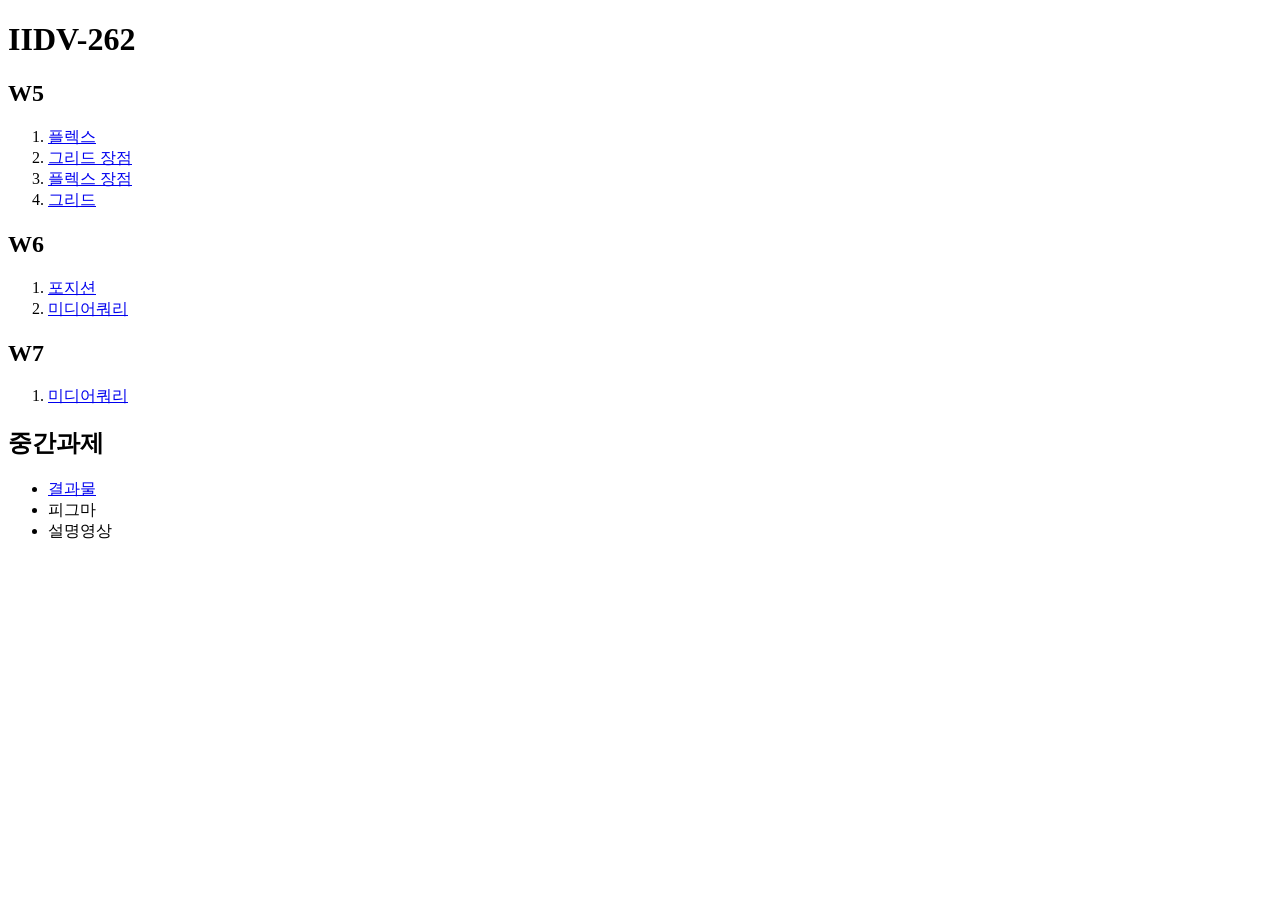
<file: index.html>
<!doctype html>
<html lang="ko">
  <head>
    <meta charset="UTF-8" />
    <meta name="viewport" content="width=device-width, initial-scale=1.0" />
    <title>Document</title>
  </head>
  <body>
    <h1>IIDV-262</h1>
    <h2>W5</h2>
    <ol>
      <li>
        <a href="./src/w5/code1/index.html">플렉스</a>
      </li>
      <li>
        <a href="./src/w5/code2/index.html">그리드 장점</a>
      </li>
      <li>
        <a href="./src/w5/code3/index.html">플렉스 장점</a>
      </li>
      <li>
        <a href="./src/w5/code4/index.html">그리드</a>
      </li>
    </ol>
    <h2>W6</h2>
    <ol>
      <li>
        <a href="./src/w6/code1/index.html">포지션</a>
      </li>
      <li>
        <a href="./src/w6/code2/index.html">미디어쿼리</a>
      </li>
    </ol>
    <h2>W7</h2>
    <ol>
      <li>
        <a href="./src/w7/code1/index.html">미디어쿼리</a>
      </li>
    </ol>

    <h2>중간과제</h2>
    <ul>
      <li><a href="./src/mid/index.html">결과물</a></li>
      <li>피그마</li>
      <li>설명영상</li>
    </ul>
  </body>
</html>
</file>
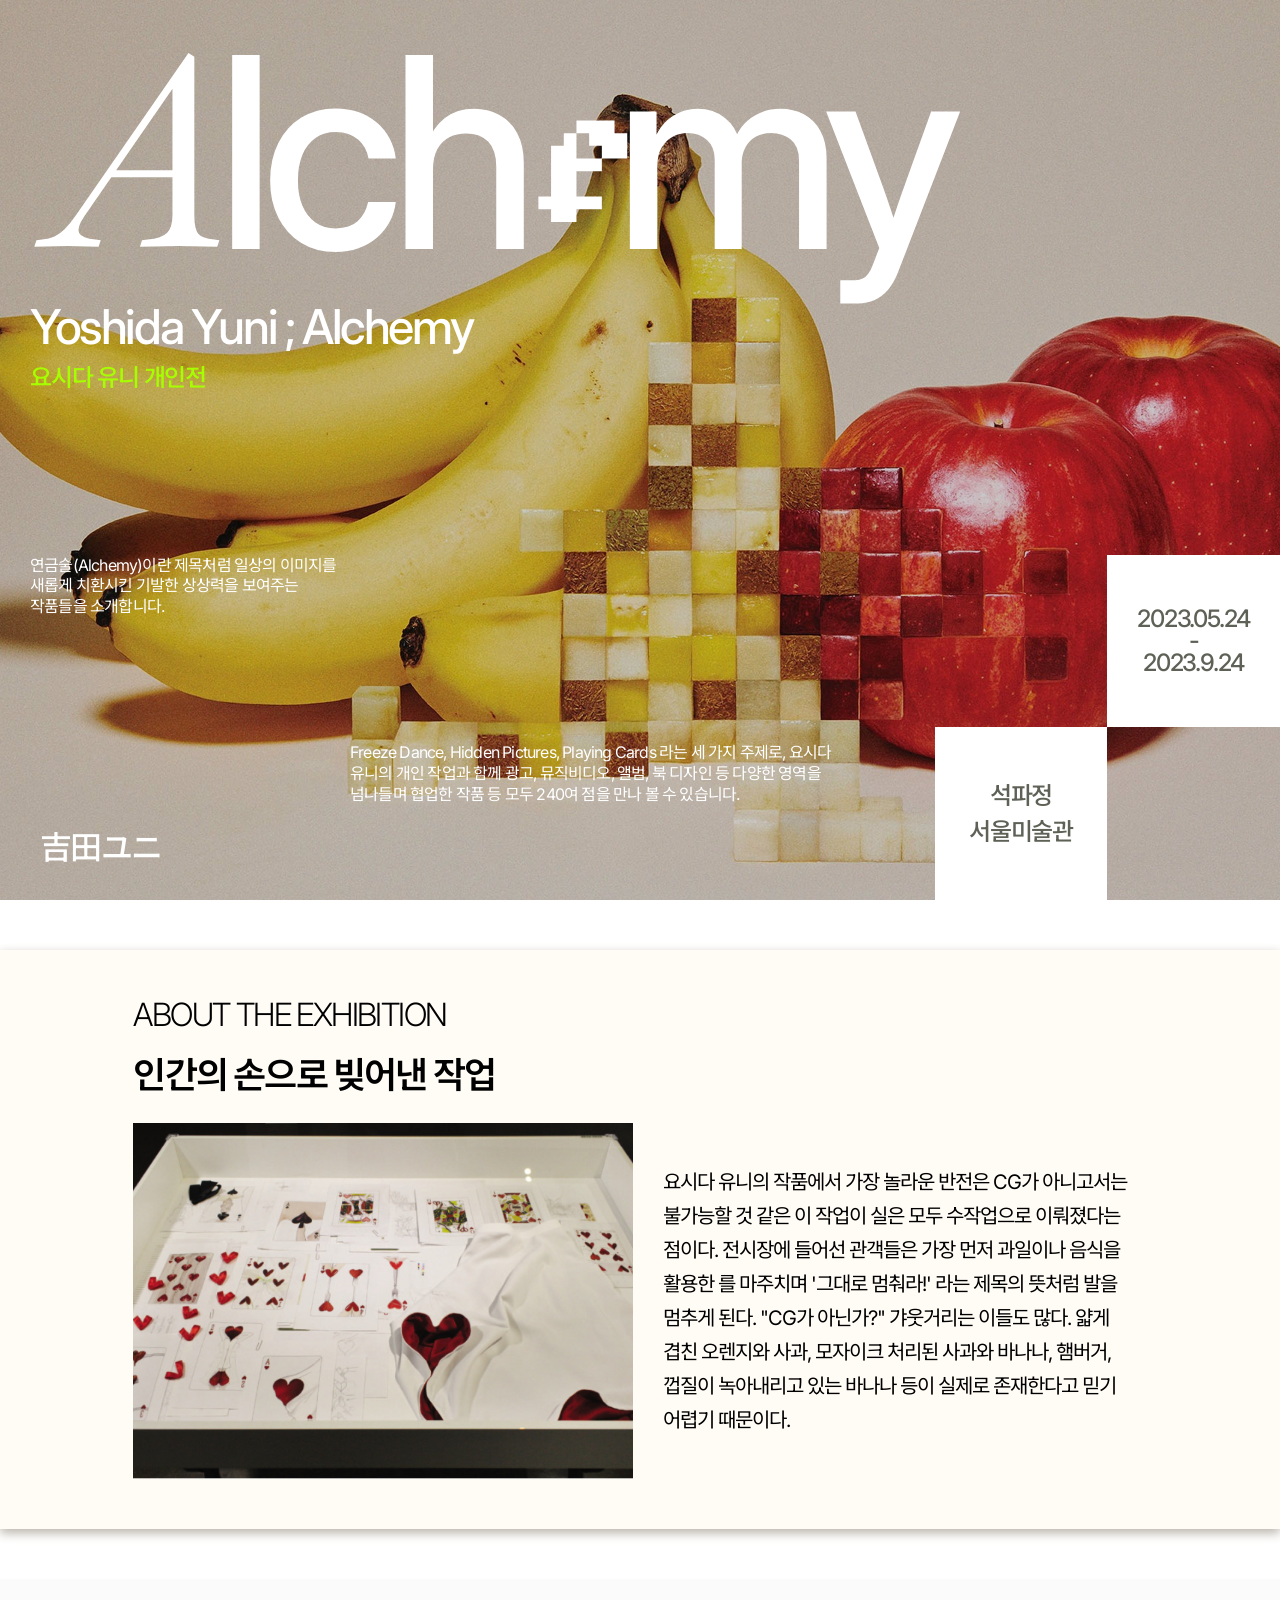
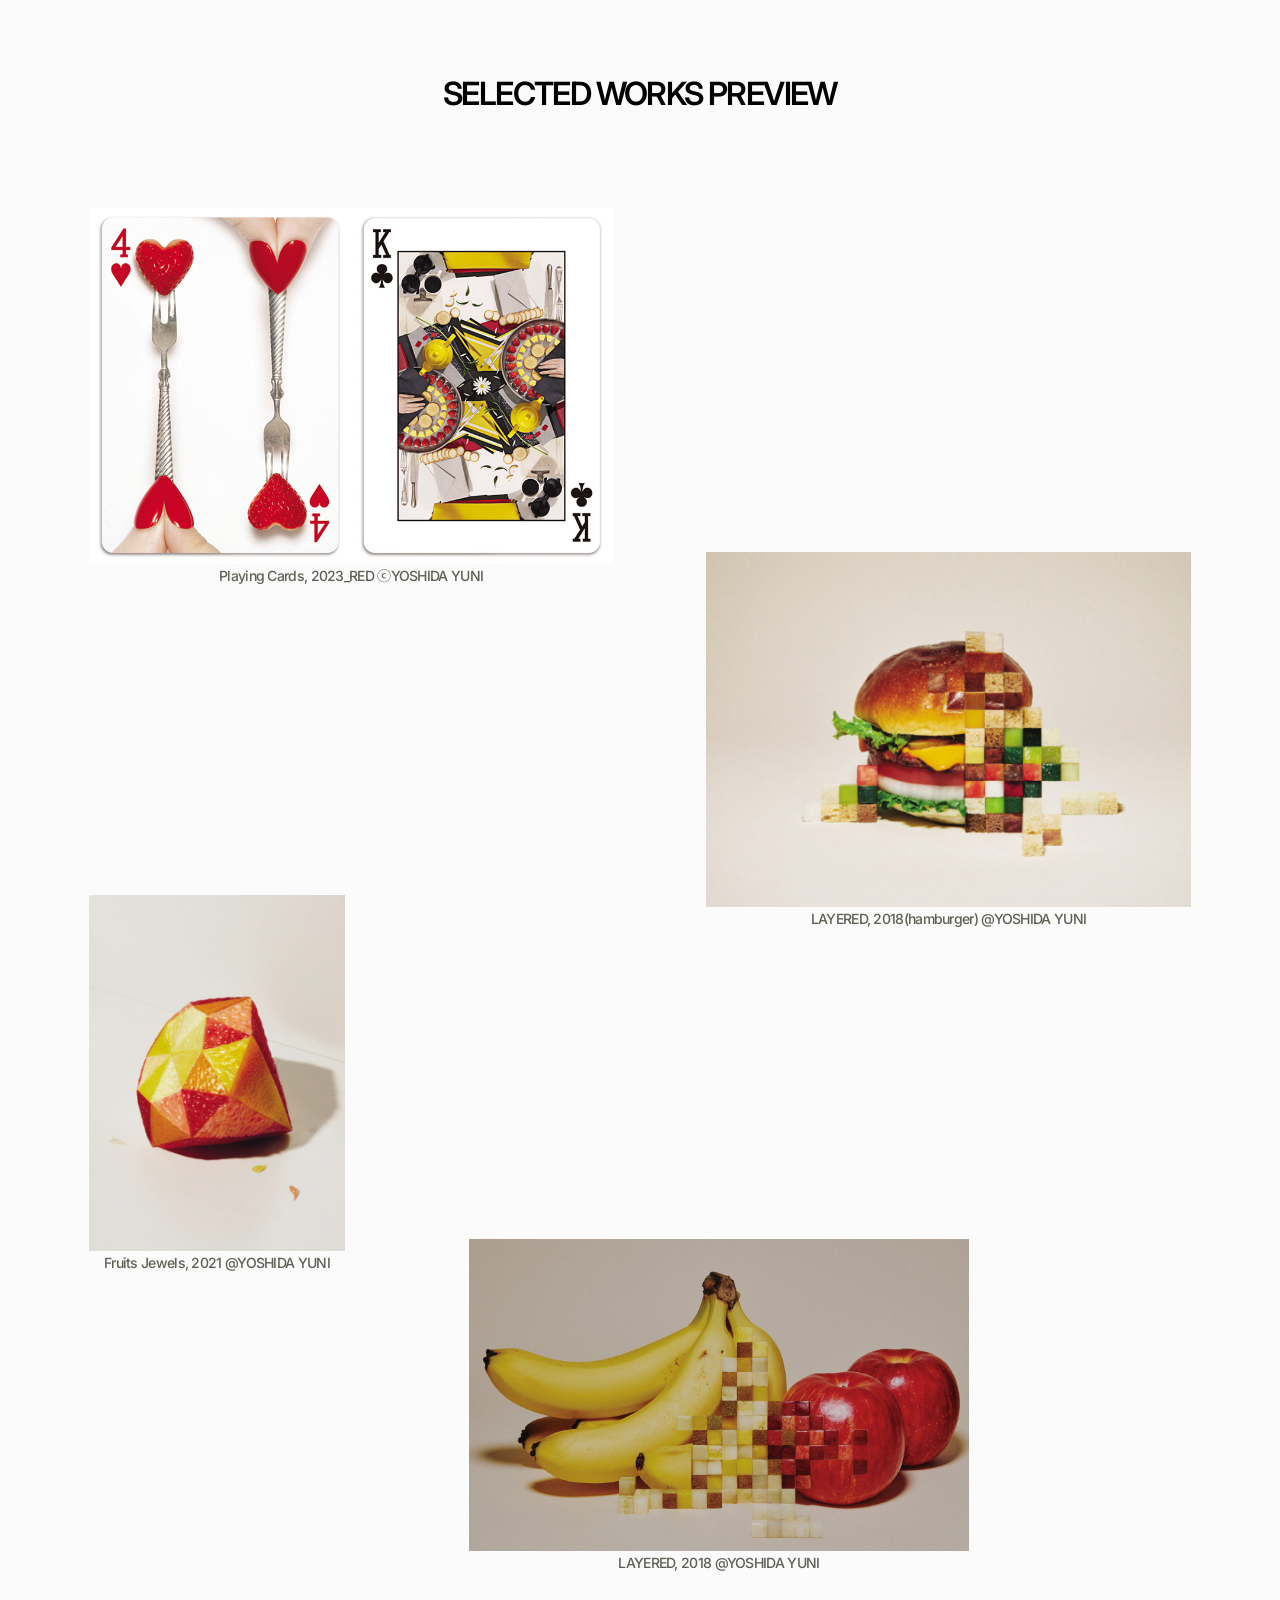
<file: src/mid/index.html>
<!doctype html>
<html lang="ko">
  <head>
    <meta charset="UTF-8" />
    <meta name="viewport" content="width=device-width, initial-scale=1.0" />
    <title>Yoshida Yuni : Alchemy — 요시다 유니 개인전</title>
    <link rel="preconnect" href="https://fonts.googleapis.com" />
    <link rel="preconnect" href="https://fonts.gstatic.com" crossorigin />
    <link
      href="https://fonts.googleapis.com/css2?family=Baskervville:ital@1&family=Inter:wght@300;400;500;600;700&family=Jacquard+12&family=Noto+Sans+KR:wght@300;400;500;600;700&display=swap"
      rel="stylesheet"
    />
    <link rel="stylesheet" href="styles.css" />
  </head>
  <body>
    <!-- HERO -->
    <header class="hero">
      <div class="hero-bg" aria-hidden="true"></div>
      <div class="hero-grid">
        <h1 class="main-typo" aria-label="Alchemy">
          <span class="ch-a">A</span>lch<span class="ch-e">e</span>my
        </h1>
        <p class="hero-title">Yoshida Yuni ; Alchemy</p>
        <p class="hero-subtitle">요시다 유니 개인전</p>
        <p class="hero-desc hero-desc-1">
          연금술(Alchemy)이란 제목처럼 일상의 이미지를 새롭게 치환시킨 기발한
          상상력을 보여주는 작품들을 소개합니다.
        </p>
        <p class="hero-desc hero-desc-2">
          Freeze Dance, Hidden Pictures, Playing Cards 라는 세 가지 주제로,
          요시다 유니의 개인 작업과 함께 광고, 뮤직비디오, 앨범, 북 디자인 등
          다양한 영역을 넘나들며 협업한 작품 등 모두 240여 점을 만나 볼 수
          있습니다.
        </p>
        <div class="meta-info">
          <p class="meta-cell meta-date">2023.05.24<br />-<br />2023.9.24</p>
          <p class="meta-cell meta-place">석파정<br />서울미술관</p>
        </div>
        <p class="sub-typo" lang="ja">吉田ユニ</p>
      </div>
    </header>

    <main>
      <!-- INTRO -->
      <section class="intro">
        <p class="intro-label">ABOUT THE EXHIBITION</p>
        <h2 class="intro-heading">인간의 손으로 빚어낸 작업</h2>
        <div class="intro-body">
          <img
            class="intro-img"
            src="./assets/intro.png"
            alt="플레잉 카드 작업이 놓인 전시 진열장"
          />
          <p class="intro-text">
            요시다 유니의 작품에서 가장 놀라운 반전은 CG가 아니고서는 불가능할
            것 같은 이 작업이 실은 모두 수작업으로 이뤄졌다는 점이다. 전시장에
            들어선 관객들은 가장 먼저 과일이나 음식을 활용한 를 마주치며 '그대로
            멈춰라!' 라는 제목의 뜻처럼 발을 멈추게 된다. "CG가 아닌가?"
            갸웃거리는 이들도 많다. 얇게 겹친 오렌지와 사과, 모자이크 처리된
            사과와 바나나, 햄버거, 껍질이 녹아내리고 있는 바나나 등이 실제로
            존재한다고 믿기 어렵기 때문이다.
          </p>
        </div>
      </section>

      <!-- WORKS -->
      <section class="works">
        <h2 class="works-title">SELECTED WORKS PREVIEW</h2>

        <div class="works-grid">
          <figure class="preview preview1">
            <img
              src="./assets/work-cards.png"
              alt="Playing Cards — 하트 4와 클로버 K 카드"
            />
            <figcaption>Playing Cards, 2023_RED ⓒYOSHIDA YUNI</figcaption>
          </figure>

          <figure class="preview preview2">
            <img
              src="./assets/work-burger.png"
              alt="픽셀 큐브로 치환된 햄버거"
            />
            <figcaption>LAYERED, 2018(hamburger) @YOSHIDA YUNI</figcaption>
          </figure>

          <figure class="preview preview3">
            <img
              src="./assets/work-fruits-jewel.png"
              alt="보석 모양으로 깎은 과일"
            />
            <figcaption>Fruits Jewels, 2021 @YOSHIDA YUNI</figcaption>
          </figure>

          <figure class="preview preview4">
            <img
              src="./assets/hero.jpg"
              alt="픽셀 큐브로 치환된 바나나와 사과"
            />
            <figcaption>LAYERED, 2018 @YOSHIDA YUNI</figcaption>
          </figure>
        </div>
      </section>
    </main>
  </body>
</html>
</file>
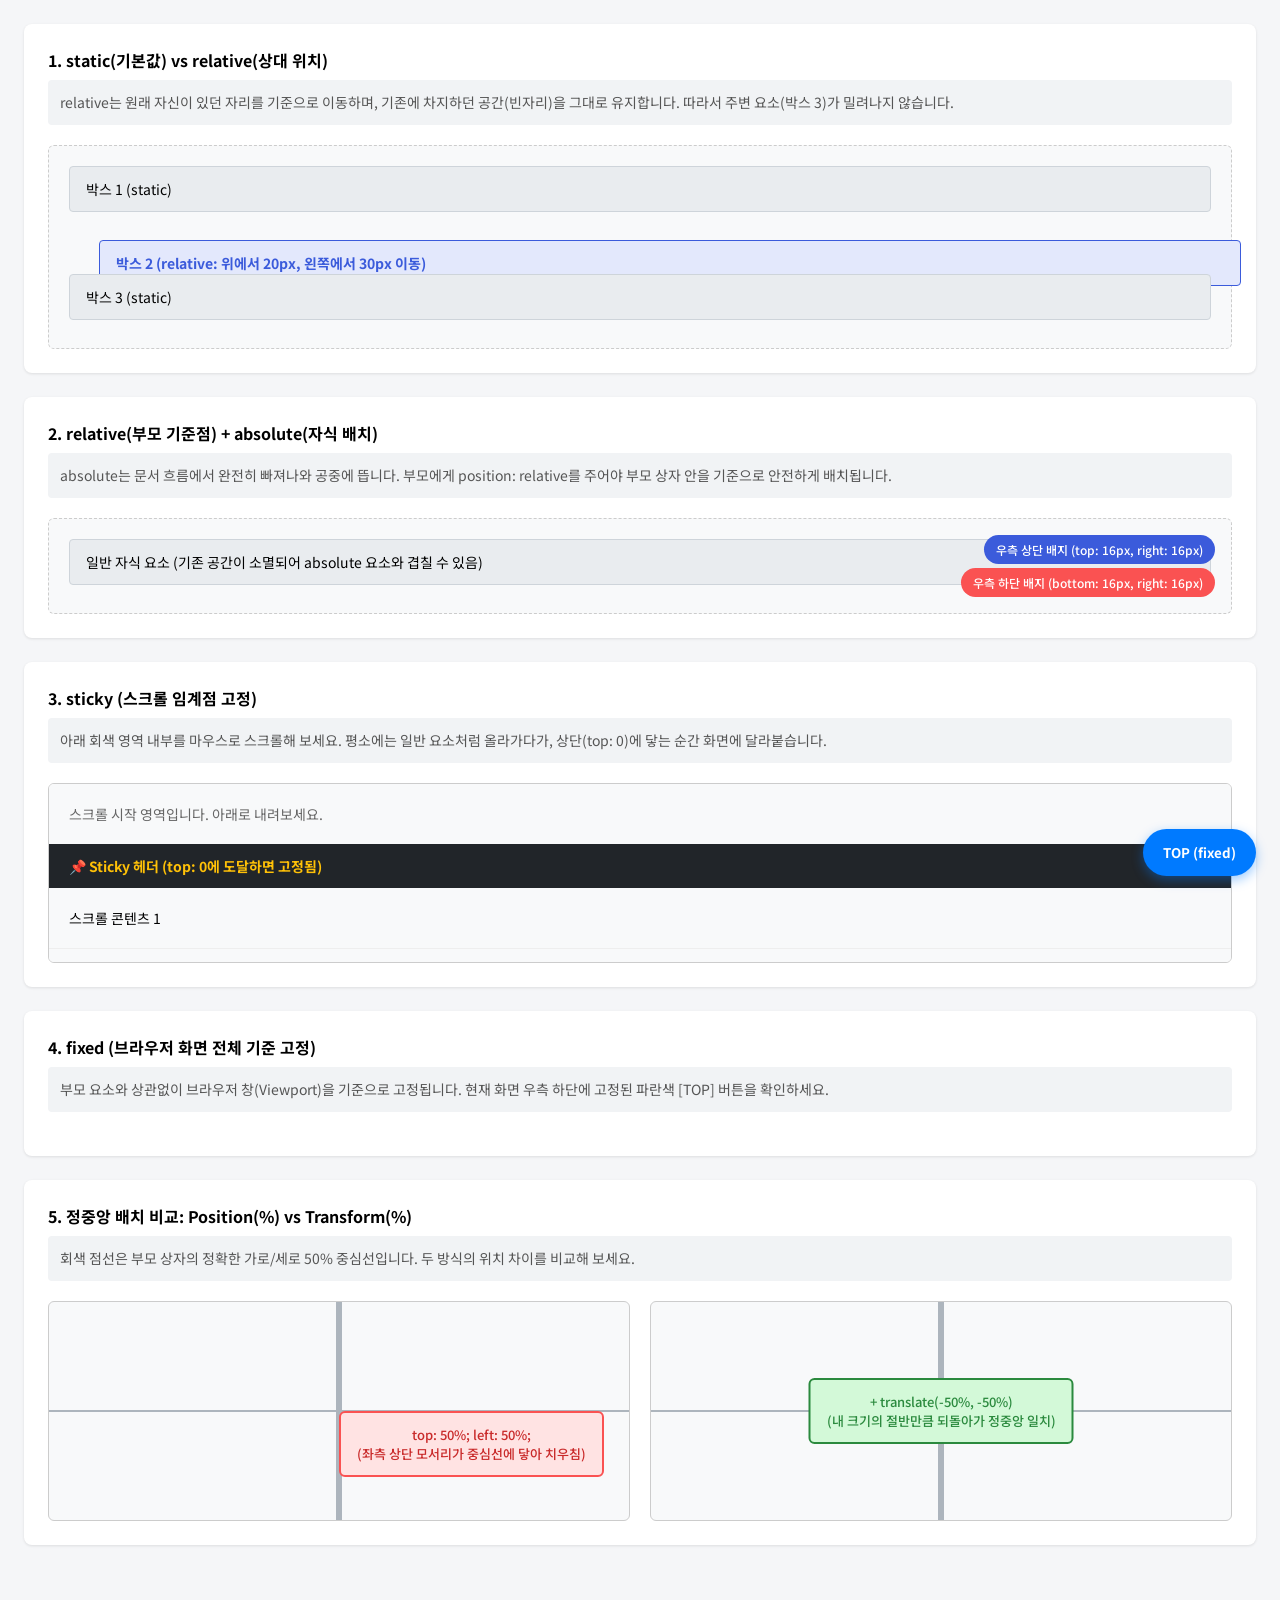
<file: src/w6/code1/index.html>
<!doctype html>
<html lang="en">
  <head>
    <meta charset="UTF-8" />
    <link rel="stylesheet" href="./style.css" />
    <meta name="viewport" content="width=device-width, initial-scale=1.0" />
    <title>Pen</title>
    <!-- Noto Sans KR 폰트 -->
    <link
      href="https://fonts.googleapis.com/css2?family=Noto+Sans+KR:wght@400;500;700&display=swap"
      rel="stylesheet"
    />
  </head>
  <body>
    <!-- 1. static vs relative -->
    <div class="box">
      <h3 class="title">1. static(기본값) vs relative(상대 위치)</h3>
      <p class="desc">
        relative는 원래 자신이 있던 자리를 기준으로 이동하며, 기존에 차지하던
        공간(빈자리)을 그대로 유지합니다. 따라서 주변 요소(박스 3)가 밀려나지
        않습니다.
      </p>

      <div class="demo-stage">
        <div class="item">박스 1 (static)</div>
        <div class="item pos-relative">
          박스 2 (relative: 위에서 20px, 왼쪽에서 30px 이동)
        </div>
        <div class="item" style="position: relative">박스 3 (static)</div>
      </div>
    </div>

    <!-- 2. relative(부모 기준점) + absolute(절대 위치) -->
    <div class="box">
      <h3 class="title">2. relative(부모 기준점) + absolute(자식 배치)</h3>
      <p class="desc">
        absolute는 문서 흐름에서 완전히 빠져나와 공중에 뜹니다. 부모에게
        position: relative를 주어야 부모 상자 안을 기준으로 안전하게 배치됩니다.
      </p>

      <div class="demo-stage parent-relative">
        <div class="item">
          일반 자식 요소 (기존 공간이 소멸되어 absolute 요소와 겹칠 수 있음)
        </div>
        <span class="badge pos-absolute-top">
          우측 상단 배지 (top: 16px, right: 16px)
        </span>
        <span class="badge pos-absolute-bottom">
          우측 하단 배지 (bottom: 16px, right: 16px)
        </span>
      </div>
    </div>

    <!-- 3. sticky (스크롤 반응형 고정) -->
    <div class="box">
      <h3 class="title">3. sticky (스크롤 임계점 고정)</h3>
      <p class="desc">
        아래 회색 영역 내부를 마우스로 스크롤해 보세요. 평소에는 일반 요소처럼
        올라가다가, 상단(top: 0)에 닿는 순간 화면에 달라붙습니다.
      </p>

      <div class="scroll-container">
        <div class="scroll-text">
          스크롤 시작 영역입니다. 아래로 내려보세요.
        </div>
        <div class="sticky-bar">📌 Sticky 헤더 (top: 0에 도달하면 고정됨)</div>
        <div class="scroll-content">
          <p>스크롤 콘텐츠 1</p>
          <p>스크롤 콘텐츠 2</p>
          <p>스크롤 콘텐츠 3</p>
          <p>스크롤 콘텐츠 4</p>
          <p>스크롤 콘텐츠 5</p>
        </div>
      </div>
    </div>

    <!-- 4. fixed (뷰포트 고정) -->
    <div class="box">
      <h3 class="title">4. fixed (브라우저 화면 전체 기준 고정)</h3>
      <p class="desc">
        부모 요소와 상관없이 브라우저 창(Viewport)을 기준으로 고정됩니다. 현재
        화면 우측 하단에 고정된 파란색 [TOP] 버튼을 확인하세요.
      </p>

      <!-- 코드 위치는 이 섹션 안에 있지만, 화면 우측 하단에 고정되어 표시됨 -->
      <button class="fixed-btn">TOP (fixed)</button>
    </div>

    <!-- 5. 퍼센트(%) 기준점 차이: Position vs Transform -->
    <div class="box">
      <h3 class="title">5. 정중앙 배치 비교: Position(%) vs Transform(%)</h3>
      <p class="desc">
        회색 점선은 부모 상자의 정확한 가로/세로 50% 중심선입니다. 두 방식의
        위치 차이를 비교해 보세요.
      </p>

      <div class="compare-grid">
        <!-- 5-1. top/left만 쓴 경우 -->
        <div class="center-stage">
          <div class="target only-pos">
            top: 50%; left: 50%;
            <br />
            (좌측 상단 모서리가 중심선에 닿아 치우침)
          </div>
        </div>

        <!-- 5-2. transform까지 함께 쓴 경우 -->
        <div class="center-stage">
          <div class="target with-transform">
            + translate(-50%, -50%)
            <br />
            (내 크기의 절반만큼 되돌아가 정중앙 일치)
          </div>
        </div>
      </div>
    </div>
  </body>
</html>
</file>
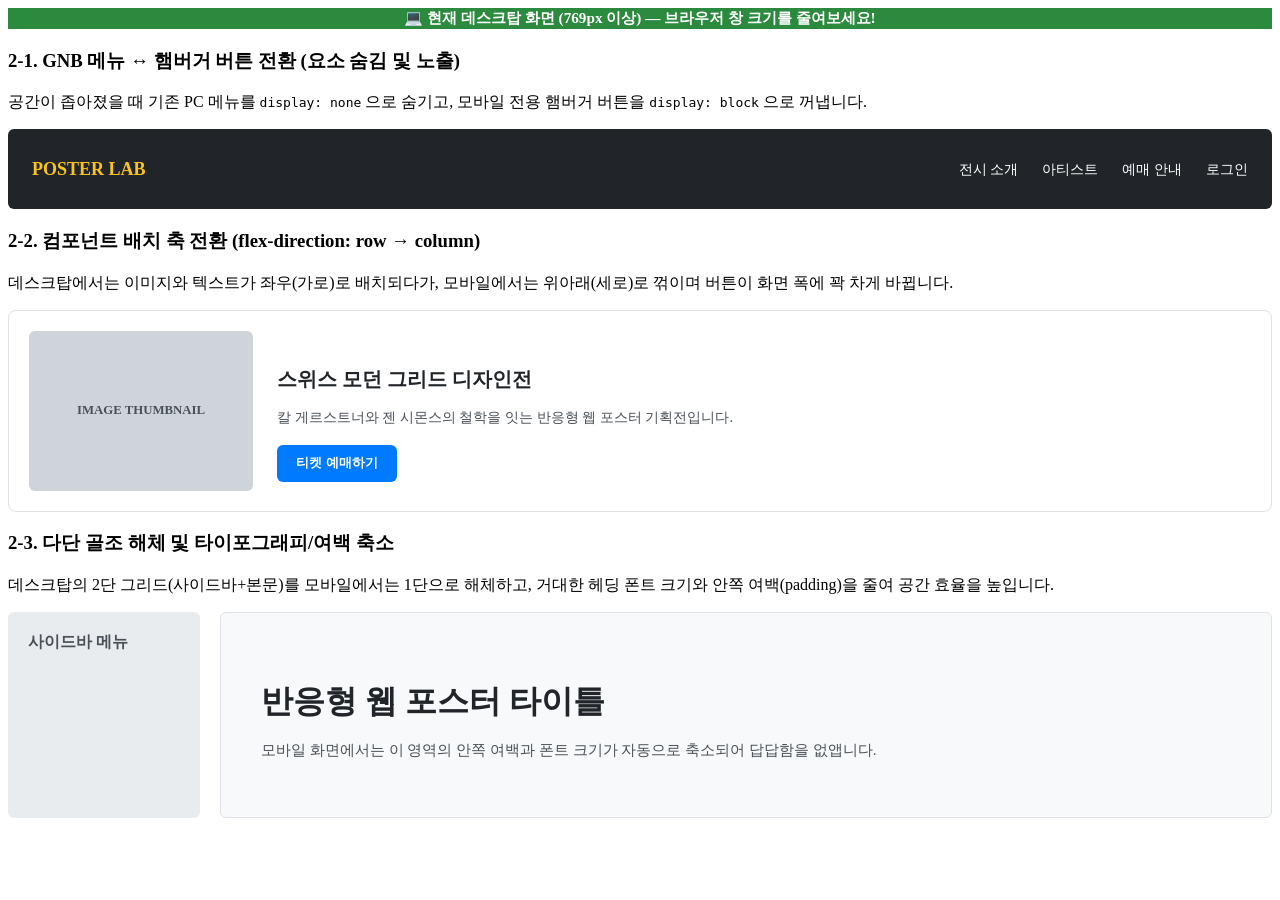
<file: src/w7/code1/index.html>
<!doctype html>
<html lang="en">
  <head>
    <meta charset="UTF-8" />
    <link rel="stylesheet" href="./style.css" />
    <meta name="viewport" content="width=device-width, initial-scale=1.0" />
    <title>Pen</title>
  </head>
  <body>
    <!-- 현재 화면 상태 감지용 배너 -->
    <div class="box status-banner-box">
      <div class="status-indicator">
        💻 현재 데스크탑 화면 (769px 이상) — 브라우저 창 크기를 줄여보세요!
      </div>
    </div>

    <!-- 2-1. GNB 네비게이션: 메뉴 노출 및 햄버거 버튼 전환 -->
    <div class="box">
      <h3 class="title">
        2-1. GNB 메뉴 ↔ 햄버거 버튼 전환 (요소 숨김 및 노출)
      </h3>
      <p class="desc">
        공간이 좁아졌을 때 기존 PC 메뉴를
        <code>display: none</code>
        으로 숨기고, 모바일 전용 햄버거 버튼을
        <code>display: block</code>
        으로 꺼냅니다.
      </p>

      <header class="mq-gnb">
        <div class="logo">POSTER LAB</div>
        <ul class="pc-menu">
          <li>전시 소개</li>
          <li>아티스트</li>
          <li>예매 안내</li>
          <li>로그인</li>
        </ul>
        <button class="mobile-menu-btn" aria-label="메뉴 열기">☰ 메뉴</button>
      </header>
    </div>

    <!-- 2-2. 프로모션 카드: Flexbox 축(방향) 전환 -->
    <div class="box">
      <h3 class="title">
        2-2. 컴포넌트 배치 축 전환 (flex-direction: row → column)
      </h3>
      <p class="desc">
        데스크탑에서는 이미지와 텍스트가 좌우(가로)로 배치되다가, 모바일에서는
        위아래(세로)로 꺾이며 버튼이 화면 폭에 꽉 차게 바뀝니다.
      </p>

      <article class="promo-card">
        <div class="promo-img-placeholder">IMAGE THUMBNAIL</div>
        <div class="promo-content">
          <h4 class="promo-heading">스위스 모던 그리드 디자인전</h4>
          <p class="promo-text">
            칼 게르스트너와 젠 시몬스의 철학을 잇는 반응형 웹 포스터
            기획전입니다.
          </p>
          <button class="btn-primary">티켓 예매하기</button>
        </div>
      </article>
    </div>

    <!-- 2-3. 전체 레이아웃 골조 해체 및 타이포그래피/여백 축소 -->
    <div class="box">
      <h3 class="title">2-3. 다단 골조 해체 및 타이포그래피/여백 축소</h3>
      <p class="desc">
        데스크탑의 2단 그리드(사이드바+본문)를 모바일에서는 1단으로 해체하고,
        거대한 헤딩 폰트 크기와 안쪽 여백(padding)을 줄여 공간 효율을 높입니다.
      </p>

      <div class="mq-layout">
        <aside class="mq-sidebar">사이드바 메뉴</aside>
        <main class="mq-main">
          <h2 class="mq-hero-title">반응형 웹 포스터 타이틀</h2>
          <p>
            모바일 화면에서는 이 영역의 안쪽 여백과 폰트 크기가 자동으로
            축소되어 답답함을 없앱니다.
          </p>
        </main>
      </div>
    </div>
  </body>
</html>
</file>
<file: src/mid/styles.css>
/* =========================================================
   Figma: midterm / desktop-1440 · tablet-768 · mobile-375
   구조: 모바일 우선 → 600px(태블릿) → 900px(데스크탑)
     · 0 ~ 599px: 기본 CSS (모바일)
     · 600 ~ 899px: @media (min-width: 600px) (태블릿)
     · 900px ~: @media (min-width: 900px) (데스크탑, 태블릿 블록도 함께 적용)
   분기점 근거: 실측상 데스크탑 레이아웃은 855px, 태블릿 레이아웃은 530px까지
   요소가 겹치지 않음 → 그보다 여유 있게 600 / 900으로 지정
   날짜·장소 블록(meta-info)은 피그마 세로 Fill: 차지한 행 높이에 맞춘 정사각형
   메인 타이포·타이틀은 vw 비례 + clamp()로 최소·최대 크기 제한
   ========================================================= */

:root {
  --bg-page: #ffffff;
  --bg-intro: #fffbf5;
  --bg-intro-desktop: #fffbf5;
  --bg-works: #ffffff;
  --bg-works-desktop: #fbfbfb;
  --text-black: #000000;
  --text-white: #ffffff;
  --text-muted: #5d6156;
  --accent: #a6ff00;
  --shadow: 0 4px 10px #b8b2a9;

  --font-sans: "Inter", "Noto Sans KR", "Apple SD Gothic Neo", sans-serif;
  --font-serif-italic: "Baskervville", serif;
  --font-pixel: "Jacquard 12", serif;
}

*,
*::before,
*::after {
  box-sizing: border-box;
}

/* Figma 전체 자간: -5% */
body * {
  letter-spacing: -0.05em;
}

html,
body {
  margin: 0;
  padding: 0;
}

body {
  background: var(--bg-page);
  font-family: var(--font-sans);
  font-weight: 400;
  color: var(--text-black);
  display: flex;
  flex-direction: column;
  gap: 50px;
  overflow-x: hidden;
  /* 한글 줄바꿈: 단어(어절) 중간에서 끊기지 않게 (영어에는 영향 없음) */
  word-break: keep-all;
}

/* 문단 마지막 줄에 한 단어만 남는 것을 줄여 주는 줄바꿈 옵션 */
p {
  text-wrap: pretty;
}

main {
  display: flex;
  flex-direction: column;
  gap: 50px;
}

h1,
h2,
p,
figure {
  margin: 0;
}

img {
  display: block;
}

/* =========================================================
   HERO — mobile (375)
   ========================================================= */
.hero {
  position: relative;
  height: 900px;
  overflow: hidden;
  /* Pile 패턴: 배경 레이어와 콘텐츠 그리드를 같은 셀(1/1)에 겹쳐 쌓음 */
  display: grid;
  grid-template: minmax(0, 1fr) / minmax(0, 1fr);
}

.hero-bg,
.hero-grid {
  grid-area: 1 / 1;
}

.hero-bg {
  /* 세 레이아웃 공통 배경 1장 (rgba(0,0,0,.2) 오버레이 포함, 2880×1800)
     이미지를 갈아끼우지 않고 cover + center만으로 각 피그마 프레임 구도를 재현 →
     화면 폭이 바뀌어도 배경이 끊기지 않고 연속적으로 변함 */
  background: url("assets/hero.jpg") center / cover no-repeat;
}

.hero-grid {
  position: relative;
  z-index: 1;
  min-height: 0;
  display: grid;
  grid-template-columns: repeat(2, minmax(0, 1fr));
  grid-template-rows: repeat(9, minmax(0, 1fr));
  column-gap: 30px;
  row-gap: 10px;
  padding: 10px 0 0 10px;
  color: var(--text-white);
  font-weight: 500;
}

/* 메인 타이포: 모바일에서는 90° 회전(세로쓰기) */
.main-typo {
  grid-column: 1;
  grid-row: 1;
  align-self: start;
  justify-self: start;
  writing-mode: vertical-rl;
  display: flex;
  align-items: center;
  justify-content: center;
  height: min(506px, 134.93vw);
  padding: 10px 20px;
  font-size: clamp(
    96px,
    34.133vw,
    128px
  ); /* 375 기준 128px, 더 좁으면 비례 축소 */
  font-weight: 500;
  line-height: 0.92;
  white-space: nowrap;
  position: relative;
  z-index: 1;
}

.ch-a {
  font-family: var(--font-serif-italic);
  font-style: italic;
  font-weight: 400;
}

.ch-e {
  font-family: var(--font-pixel);
  font-weight: 400;
}

.hero-title {
  grid-column: 2;
  grid-row: 2;
  align-self: stretch;
  padding: 0 10px;
  font-size: clamp(
    24px,
    8.5333vw,
    32px
  ); /* 메인 타이포와 같은 비율(375 기준 32px) */
  line-height: 0.92;
  text-align: right;
}

.hero-subtitle {
  grid-column: 2;
  grid-row: 3;
  align-self: start;
  justify-self: end;
  height: 42px;
  padding: 10px;
  color: var(--accent);
  font-size: clamp(18px, 6.4vw, 24px); /* 375 기준 24px */
  line-height: 0.92;
  white-space: nowrap;
}

.hero-desc {
  max-width: 28.3ch; /* 15px 기준 ≈ 270px, 본문 한 줄 길이 제한 */
  font-size: 15px; /* 한글 본문 최소 15px */
  font-weight: 400;
  line-height: 1.4; /* 짧은 문단(짧은 호흡) 1.2~1.4 */
  text-align: left; /* keep-all과 함께 쓰면 양끝 정렬은 단어 사이가 벌어져서 왼쪽 정렬 */
}

/* 본문 1문단: 2열을 걸쳐 6행 하단에 붙임 (1열만 쓰면 줄바꿈이 너무 빨리 일어남) */
.hero-desc-1 {
  grid-column: 1 / -1;
  grid-row: 6;
  align-self: end;
}

/* 본문 2문단: 2열을 걸쳐 바로 아래 행
   폭은 28.3ch까지, 단 오른쪽 날짜 칸(95px) + 간격 10px 앞까지만 */
.hero-desc-2 {
  grid-column: 1 / -1;
  grid-row: 7;
  align-self: start;
  max-width: min(28.3ch, calc(100% - 105px));
}

.sub-typo {
  grid-column: 1;
  grid-row: 9;
  align-self: end;
  justify-self: stretch;
  padding: 38px 10px;
  font-size: 16px;
  line-height: 0.92;
  white-space: nowrap;
}

/* 날짜 · 장소 2×2 블록 */
.meta-info {
  grid-column: 2;
  grid-row: 8 / span 2;
  /* 피그마 세로 Fill: 높이 = 차지한 그리드 행 높이, 너비 = 높이(정사각형), 칸 오른쪽 정렬 */
  height: 100%;
  width: auto;
  aspect-ratio: 1 / 1;
  justify-self: end;
  display: grid;
  grid-template-columns: repeat(2, minmax(0, 1fr));
  grid-template-rows: repeat(2, minmax(0, 1fr));
}

.meta-cell {
  background: #fff;
  color: var(--text-muted);
  font-size: 14px;
  font-weight: 500;
  text-align: center;
  display: flex;
  align-items: center;
  justify-content: center;
}

.meta-date {
  grid-column: 2;
  grid-row: 1;
  line-height: 0.92;
}

.meta-place {
  grid-column: 1;
  grid-row: 2;
  line-height: 1.5;
}

/* =========================================================
   INTRO — mobile
   ========================================================= */
.intro {
  position: relative;
  z-index: 1;
  background: var(--bg-intro);
  box-shadow: var(--shadow);
  padding: 30px;
  display: flex;
  flex-direction: column;
  gap: 30px;
}

.intro-label {
  font-size: 20px;
  font-weight: 300;
  line-height: 0.92;
}

.intro-heading {
  font-size: 24px;
  font-weight: 600;
  line-height: 0.92;
}

.intro-body {
  display: flex;
  flex-direction: column;
  gap: 30px;
}

.intro-img {
  width: 100%;
  aspect-ratio: 800 / 569;
  object-fit: cover;
}

.intro-text {
  font-size: 15px; /* 한글 본문 최소 15px */
  line-height: 1.7; /* 긴 본문(긴 호흡) 1.6~1.8 */
  text-align: left;
}

/* =========================================================
   WORKS — mobile
   ========================================================= */
.works {
  background: var(--bg-works);
  padding: 100px 30px;
  display: flex;
  flex-direction: column;
  align-items: center;
  gap: 100px;
}

.works-title {
  width: 100%;
  font-size: 32px;
  font-weight: 600;
  line-height: 0.92;
}

.works-grid {
  width: 100%;
  display: grid;
  grid-template-columns: minmax(0, 1fr);
  row-gap: 30px;
  column-gap: 10px;
}

.preview {
  display: flex;
  flex-direction: column;
  align-items: center;
  gap: 5px;
  align-self: start;
  justify-self: stretch;
  max-width: 100%;
}

/* 작품 이미지는 잘리지 않고 원본 비율 그대로 폭에 맞춰 축소 */
.preview > img {
  width: 100%;
  max-width: 100%;
  height: auto;
}

.preview figcaption {
  width: 100%;
  max-width: 280px;
  contain: inline-size; /* 캡션이 이미지보다 넓어지지 않고 이미지 폭 안에서 줄바꿈 */
  color: var(--text-muted);
  font-size: 12px;
  font-weight: 500;
  line-height: 1;
  text-align: center;
}

/* =========================================================
   TABLET (768)
   ========================================================= */
@media (min-width: 600px) {
  /* --- hero --- */
  .hero {
    height: 1024px;
  }

  .hero-grid {
    grid-template-columns: repeat(4, minmax(0, 1fr));
    grid-template-rows: auto minmax(0, 0.2fr) repeat(3, minmax(0, 1fr));
    column-gap: 30px;
    row-gap: 10px;
    padding: 30px 0 0 30px;
  }

  .main-typo {
    grid-column: 1 / -1;
    grid-row: 1;
    justify-self: center;
    writing-mode: horizontal-tb;
    height: auto;
    padding: 0 23px;
    font-size: clamp(
      110px,
      23.4375vw,
      180px
    ); /* 768 기준 180px, 화면 너비에 비례 */
  }

  .hero-title {
    grid-column: 1 / -1;
    grid-row: 2;
    align-self: start;
    padding: 0;
    /* 768에서 48px → 화면이 줄면 직선으로 축소 (600px에서 36.9px), 최소 32px */
    font-size: clamp(32px, calc(6.6116vw - 2.777px), 48px);
    white-space: nowrap;
    text-align: center;
  }

  .hero-subtitle {
    grid-column: 2 / span 2;
    grid-row: 3;
    justify-self: stretch;
    height: auto;
    padding: 0;
    font-size: 24px; /* 부제는 모든 레이아웃에서 24px(피그마 동일) → 전환 시 크기 연속 */
    text-align: center;
  }

  .hero-desc {
    font-size: 16px;
    line-height: 1.3; /* 짧은 문단 1.2~1.4 범위, 히어로 칸 안에 들어가도록 1.3 */
  }

  /* 1문단: 1~2열 두 칸에서 최대 34ch(≈340px) */
  .hero-desc-1 {
    grid-column: 1 / span 2;
    grid-row: 4;
    align-self: center;
    max-width: 34ch;
  }

  .hero-desc-2 {
    grid-column: 2 / span 2;
    grid-row: 5;
    align-self: start;
    max-width: 49.5ch; /* ≈500px */
  }

  .sub-typo {
    grid-column: 1;
    grid-row: 5;
    justify-self: start;
    font-size: 32px;
  }

  .meta-info {
    grid-column: 4;
    grid-row: 5;
  }

  .meta-cell {
    font-size: 20px;
  }

  /* --- intro --- */
  .intro {
    padding: 50px;
  }

  .intro-label {
    font-size: 32px;
  }

  .intro-heading {
    font-size: 36px;
    font-weight: 700;
  }

  .intro-text {
    font-size: 20px;
  }

  /* --- works --- */
  .works-title {
    width: auto;
    white-space: nowrap;
    text-align: center;
  }

  .works-grid {
    grid-template-columns: repeat(2, minmax(0, 1fr));
    grid-template-rows: repeat(4, minmax(0, 1fr));
    height: 1962px;
    row-gap: 10px;
  }

  .preview figcaption {
    font-size: 14px;
  }

  /* 높이 400px 기준 원본 폭, 공간이 부족하면 비율 유지한 채 축소 */
  .preview1 {
    grid-column: 1 / -1;
    grid-row: 1;
    justify-self: start;
  }
  .preview1 > img {
    width: 590px;
  }

  .preview2 {
    grid-column: 1 / -1;
    grid-row: 2;
    justify-self: end;
  }
  .preview2 > img {
    width: 546px;
  }

  .preview3 {
    grid-column: 1;
    grid-row: 3;
    justify-self: start;
  }
  .preview3 > img {
    width: 288px;
  }

  .preview4 {
    grid-column: 1 / -1;
    grid-row: 4;
    justify-self: end;
  }
  .preview4 > img {
    width: 562px;
  }
}

/* =========================================================
   DESKTOP (1440)
   ========================================================= */
@media (min-width: 900px) {
  /* --- hero --- */
  .hero {
    height: 900px;
  }

  .hero-grid {
    row-gap: 30px;
    /* 1440에서 300px → 비례 축소 (900px에서 187.5px), 최소 180px = 태블릿 타이포 최대 크기 */
    --typo-size: clamp(180px, 20.8333vw, 300px);
  }

  .main-typo {
    justify-self: start;
    font-size: var(--typo-size);
  }

  .hero-title {
    grid-column: 1 / span 3;
    justify-self: start;
    /* 전환 직전(899px) 태블릿 타이틀이 이미 48px이므로 데스크탑은 48px 유지 */
    font-size: 48px;
    text-align: left;
  }

  .hero-subtitle {
    grid-column: 1 / span 2;
    text-align: left;
  }

  .hero-desc-1 {
    align-self: start;
  }

  /* 2문단: 2열부터 끝까지의 영역 안에서, 최대 49.5ch(≈500px)
     화면이 줄면 날짜·장소 블록 + 간격(30px) 앞까지만 차지하도록 폭이 함께 줄어듦
     블록 한 변 = 4~5행 높이 = 498.75px − 0.575 × 타이포 크기
     (히어로 900 − 위 여백 30 − 행 간격 120 − 타이포 줄높이 0.92×크기 를 3.2fr로 나눈 2fr + 간격 30) */
  .hero-desc-2 {
    grid-column: 2 / -1;
    justify-self: start;
    width: min(
      49.5ch,
      calc(100% - (498.75px - 0.575 * var(--typo-size)) - 30px)
    );
  }

  .meta-info {
    grid-column: 4;
    grid-row: 4 / span 2;
  }

  .meta-cell {
    font-size: 24px;
  }

  /* --- intro --- */
  .intro {
    background: var(--bg-intro-desktop);
    padding: 50px min(150px, 10.4167vw); /* 1440 기준 150px */
  }

  .intro-heading {
    font-weight: 600;
  }

  .intro-body {
    flex-direction: row;
    align-items: center;
  }

  .intro-img {
    flex: 0 1 500px;
    min-width: 0;
    width: 500px;
    height: auto;
    aspect-ratio: 500 / 356;
  }

  .intro-text {
    flex: 1 1 0;
    min-width: 240px;
    max-width: 47.5ch; /* ≈600px */
  }

  /* --- works --- */
  .works {
    background: var(--bg-works-desktop);
  }

  /* 작품 그리드는 1440 구성을 그대로 비율 축소 (1px = 100vw/1440) */
  .works-grid {
    grid-template-columns: repeat(5, minmax(0, 1fr));
    grid-template-rows: repeat(5, minmax(0, 1fr));
    width: calc(100% + 60px);
    margin: 0 -30px; /* works 좌우 패딩 상쇄 */
    padding: 0 min(100px, 6.9444vw);
    height: min(1922px, 133.4722vw);
  }

  .preview1 > img {
    width: min(590px, 40.9722vw);
  }
  .preview2 > img {
    width: min(546px, 37.9167vw);
  }
  .preview3 > img {
    width: min(288px, 20vw);
  }
  .preview4 > img {
    width: min(562px, 39.0278vw);
  }

  .preview1 {
    grid-column: 1 / span 3;
    grid-row: 1;
  }

  .preview2 {
    grid-column: 3 / span 3;
    grid-row: 2;
  }

  .preview3 {
    grid-column: 1 / span 2;
    grid-row: 3;
  }

  .preview4 {
    grid-column: 2 / span 3;
    grid-row: 4;
  }
}
</file>
<file: src/w6/code1/style.css>
/* =========================================
   공통 세팅 및 재활용 스타일
   ========================================= */
* {
  box-sizing: border-box;
  margin: 0;
  padding: 0;
  font-family: "Noto Sans KR", sans-serif;
}

body {
  padding: 24px;
  padding-bottom: 100px; /* 하단 fixed 버튼 여백 확보 */
  background-color: #f5f6f8;
}

.box {
  background-color: #fff;
  padding: 24px;
  margin-bottom: 24px;
  border-radius: 8px;
  box-shadow: 0 1px 3px rgba(0, 0, 0, 0.1);
}

.title {
  font-size: 16px;
  margin-bottom: 8px;
}

.desc {
  font-size: 14px;
  color: #555;
  margin-bottom: 20px;
  background-color: #f1f3f5;
  padding: 12px;
  border-radius: 4px;
  line-height: 1.5;
}

/* 실습용 무대 및 기본 블록 */
.demo-stage {
  background-color: #f8f9fa;
  border: 1px dashed #ccc;
  padding: 20px;
  border-radius: 6px;
}

.item {
  background-color: #e9ecef;
  border: 1px solid #ced4da;
  padding: 12px 16px;
  margin-bottom: 8px;
  border-radius: 4px;
  font-size: 14px;
}

/* =========================================
   1. static vs relative
   ========================================= */
.pos-relative {
  position: relative;
  top: 20px; /* 원래 위치에서 아래로 20px 이동 */
  left: 30px; /* 원래 위치에서 오른쪽으로 30px 이동 */
  background-color: #e3e8fc;
  border-color: #3b5bdb;
  color: #3b5bdb;
  font-weight: 700;
  /* z-index: 1; */
  /* 아래 박스와 겹칠 때 위로 올라오도록 설정 */
}

/* =========================================
   2. relative + absolute
   ========================================= */
.parent-relative {
  position: relative;
  /* 자식(absolute)이 도망가지 못하게 기준점 선언 */
  /* height: 160px; */
}

.badge {
  position: absolute; /* 문서 흐름에서 이탈 */
  background-color: #3b5bdb;
  color: #fff;
  padding: 6px 12px;
  border-radius: 20px;
  font-size: 12px;
  font-weight: 500;
}

.pos-absolute-top {
  top: 16px;
  right: 16px;
}

.pos-absolute-bottom {
  bottom: 16px;
  right: 16px;
  background-color: #fa5252;
}

/* =========================================
   3. sticky (스크롤 고정)
   ========================================= */
.scroll-container {
  height: 180px;
  overflow-y: auto; /* 내부 스크롤 생성 */
  border: 1px solid #ccc;
  border-radius: 6px;
  background-color: #f8f9fa;
}

.scroll-text {
  padding: 20px;
  font-size: 14px;
  color: #666;
}

.sticky-bar {
  position: sticky;
  top: 0; /* 스크롤 시 컨테이너 최상단(0px)에 닿으면 달라붙음 */
  background-color: #212529;
  color: #ffc107;
  padding: 12px 20px;
  font-weight: 700;
  font-size: 14px;
}

.scroll-content p {
  padding: 20px;
  border-bottom: 1px solid #eee;
  font-size: 14px;
}

/* =========================================
   4. fixed (뷰포트 고정)
   ========================================= */
.fixed-btn {
  position: fixed;
  bottom: 24px; /* 브라우저 창 하단에서 24px */
  right: 24px; /* 브라우저 창 우측에서 24px */
  background-color: #007aff;
  color: #fff;
  border: none;
  padding: 14px 20px;
  border-radius: 30px;
  font-weight: 700;
  box-shadow: 0 4px 12px rgba(0, 122, 255, 0.4);
  cursor: pointer;
  z-index: 100;
}

/* =========================================
   5. 퍼센트(%) 기준점 차이 (정중앙 배치)
   ========================================= */
.compare-grid {
  display: grid;
  grid-template-columns: 1fr 1fr;
  gap: 20px;
}

.center-stage {
  position: relative; /* 자식(absolute)의 기준점 */
  height: 220px;
  background-color: #f8f9fa;
  border: 1px solid #ccc;
  border-radius: 6px;
  /* 정중앙을 눈으로 확인하기 위한 십자가 가이드선 배경 */
  background-image:
    linear-gradient(
      to right,
      transparent 49.5%,
      #adb5bd 49.5%,
      #adb5bd 50.5%,
      transparent 50.5%
    ),
    linear-gradient(
      to bottom,
      transparent 49.5%,
      #adb5bd 49.5%,
      #adb5bd 50.5%,
      transparent 50.5%
    );
}

.target {
  position: absolute;
  padding: 12px 16px;
  border-radius: 6px;
  font-size: 13px;
  font-weight: 500;
  text-align: center;
  white-space: nowrap;
}

/* 5-1. 부모 크기의 50%만 이동한 경우 (치우침) */
.only-pos {
  top: 50%;
  left: 50%;
  background-color: #ffe3e3;
  border: 2px solid #fa5252;
  color: #c92a2a;
}

/* 5-2. 자기 크기의 50%만큼 역방향 이동을 추가한 경우 (정중앙) */
.with-transform {
  top: 50%;
  left: 50%;
  transform: translate(
    -50%,
    -50%
  ); /* 핵심: 자기 자신 크기의 절반만큼 뒤로 당김 */
  background-color: #d3f9d8;
  border: 2px solid #2b8a3e;
  color: #2b8a3e;
}
</file>
<file: src/w7/code1/style.css>
/* =========================================
   2. 미디어 쿼리 (Media Query) 파트
   ========================================= */

/* 상태 바 기본 스타일 (데스크탑) */
.status-banner-box {
  background-color: #2b8a3e !important;
  color: #fff;
  text-align: center;
  font-weight: 700;
  transition: background-color 0.3s ease;

  @media (width < 48rem) {
    background-color: red;
  }
  .status-indicator {
    font-size: 0.95rem;

    &::after {
      @media (width < 48rem) {
        content: "여기 추가된 텍스트입니다";
      }
    }
  }
}

/* 2-1. GNB 네비게이션 */
.mq-gnb {
  display: flex;
  justify-content: space-between;
  align-items: center;
  background-color: #212529;
  color: #fff;
  padding: 1rem 1.5rem;
  border-radius: 0.375rem;

  .logo {
    font-weight: 900;
    font-size: 1.125rem;
    color: #fcc419;
  }

  .pc-menu {
    display: flex; /* 데스크탑에서는 가로 나열 */
    gap: 1.5rem;
    list-style: none;
    font-size: 0.9rem;

    @media (width < 48rem) {
      display: none;
    }
  }

  .mobile-menu-btn {
    display: none; /* 데스크탑에서는 숨김 */
    background-color: #495057;
    color: #fff;
    border: none;
    padding: 0.4rem 0.8rem;
    border-radius: 0.25rem;
    font-size: 0.85rem;
    cursor: pointer;

    @media (width < 48rem) {
      display: block;
    }
  }
}

/* 2-2. 프로모션 카드 (가로 배치) */
.promo-card {
  display: flex;
  align-items: center;
  gap: 1.5rem;
  border: 1px solid #dee2e6;
  padding: 1.25rem;
  border-radius: 0.5rem;

  .promo-img-placeholder {
    width: 14rem;
    height: 10rem;
    background-color: #ced4da;
    border-radius: 0.375rem;
    flex-shrink: 0;
    display: flex;
    align-items: center;
    justify-content: center;
    font-size: 0.8rem;
    font-weight: 700;
    color: #495057;
  }

  .promo-content {
    .promo-heading {
      font-size: 1.25rem;
      margin-bottom: 0.5rem;
      color: #212529;
    }

    .promo-text {
      font-size: 0.9rem;
      color: #495057;
      margin-bottom: 1rem;
      line-height: 1.5;
    }

    .btn-primary {
      background-color: #007aff;
      color: #fff;
      border: none;
      padding: 0.6rem 1.2rem;
      border-radius: 0.375rem;
      font-weight: 700;
      cursor: pointer;
    }
  }
}

/* 2-3. 전체 골조 및 타이포그래피 (2단 그리드) */
.mq-layout {
  display: grid;
  grid-template-columns: 12rem 1fr;
  gap: 1.25rem;

  .mq-sidebar {
    background-color: #e9ecef;
    padding: 1.25rem;
    border-radius: 0.375rem;
    font-weight: 700;
    color: #495057;
  }

  .mq-main {
    background-color: #f8f9fa;
    border: 1px solid #dee2e6;
    padding: 2.5rem; /* 데스크탑의 넉넉한 여백 */
    border-radius: 0.375rem;

    .mq-hero-title {
      font-size: 2rem; /* 데스크탑의 큰 타이틀 */
      margin-bottom: 0.75rem;
      color: #212529;
    }

    p {
      font-size: 0.95rem;
      color: #495057;
      line-height: 1.5;
    }
  }
}

/* =======================================================
   📱 [미디어 쿼리 구간] 화면 너비가 768px 이하일 때 분기
   ======================================================= */
@media (max-width: 768px) {
  /* 2-1. GNB: PC 메뉴 숨기고 햄버거 노출 */

  /* 2-2. 프로모션 카드: 가로(row)를 세로(column)로 꺾고 중앙 정렬 */
  .promo-card {
    flex-direction: column;
    text-align: center;

    .promo-img-placeholder {
      width: 100%;
      height: 11rem;
    }

    .promo-content {
      .btn-primary {
        width: 100%; /* 모바일에서는 누르기 쉽게 꽉 채움 */
      }
    }
  }

  /* 2-3. 레이아웃 골조 해체 및 타이포그래피/여백 축소 */
  .mq-layout {
    grid-template-columns: 1fr; /* 2단에서 1단으로 해체 */
  }

  .mq-main {
    padding: 1.25rem !important; /* 여백 축소 */

    .mq-hero-title {
      font-size: 1.25rem !important; /* 타이틀 폰트 크기 축소 */
    }
  }
}
</file>
